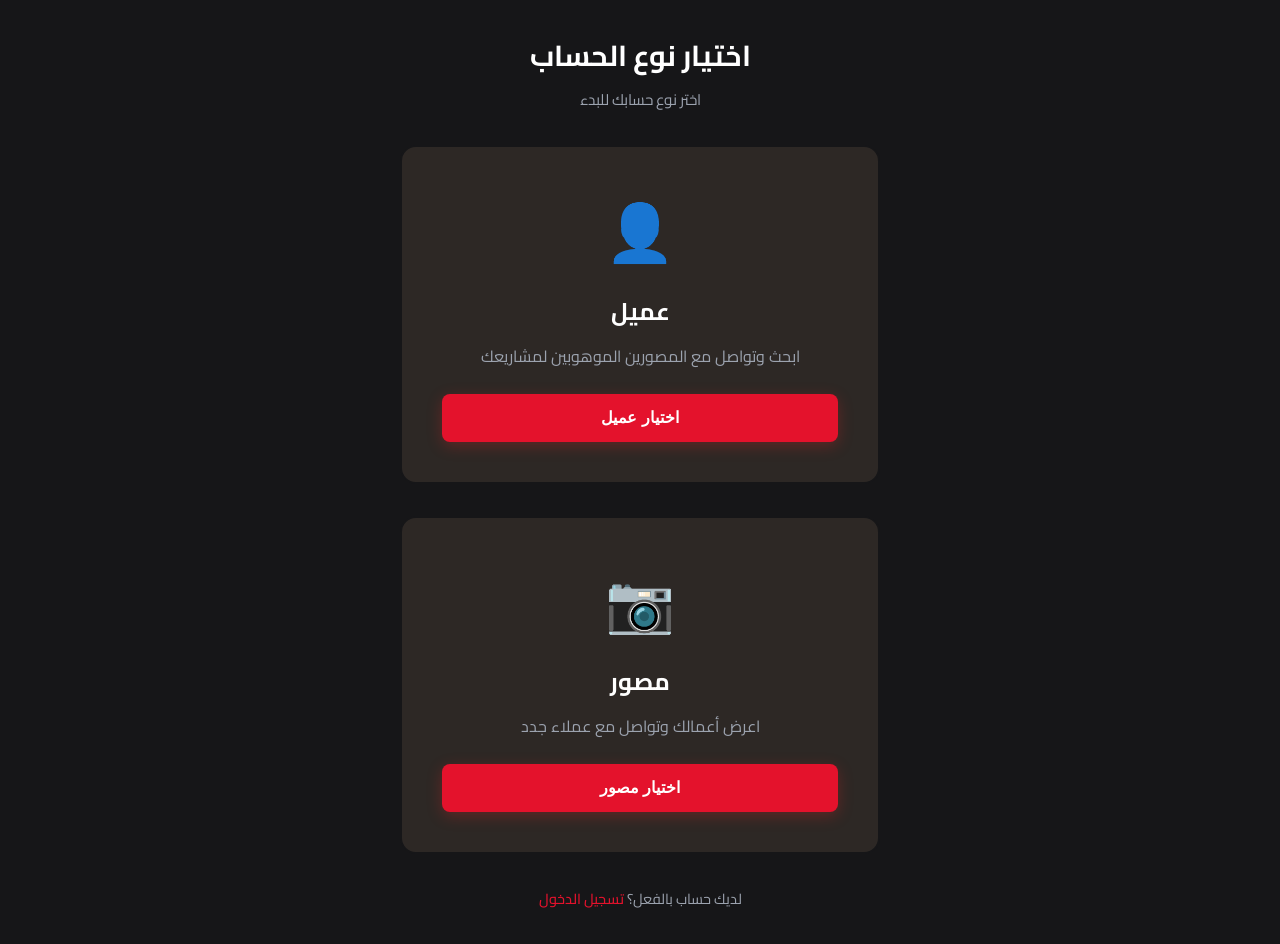
<file: account-type.html>
<!DOCTYPE html>
<html lang="ar" dir="rtl">
<head>
    <meta charset="UTF-8">
    <meta name="viewport" content="width=device-width, initial-scale=1.0">
    <title>اختيار نوع الحساب - فوتوهب</title>
    <link rel="stylesheet" href="css/style.css">
    <link rel="preconnect" href="https://fonts.googleapis.com">
    <link rel="preconnect" href="https://fonts.gstatic.com" crossorigin>
    <link href="https://fonts.googleapis.com/css2?family=Cairo:wght@300;400;500;600;700;800;900&display=swap" rel="stylesheet">
</head>
<body>
    <div class="auth-container">
        <div class="auth-card fade-in">
            <div class="card-header">
                <h2 class="card-title">اختيار نوع الحساب</h2>
                <p class="card-subtitle">اختر نوع حسابك للبدء</p>
            </div>

            <div class="choice-grid">
                <div class="choice-card" onclick="window.location.href='register-client.html'">
                    <div class="choice-icon">👤</div>
                    <h3 class="choice-title">عميل</h3>
                    <p class="choice-description">ابحث وتواصل مع المصورين الموهوبين لمشاريعك</p>
                    <button style="font-family: 'segoe UI', 'Traditional Arabic', sans-serif;" class="btn btn-primary btn-full">اختيار عميل</button>
                </div>

                <div class="choice-card" onclick="window.location.href='register-photographer.html'">
                    <div class="choice-icon">📷</div>
                    <h3 class="choice-title">مصور</h3>
                    <p class="choice-description">اعرض أعمالك وتواصل مع عملاء جدد</p>
                    <button  style="font-family: 'segoe UI', 'Traditional Arabic', sans-serif;" class="btn btn-primary btn-full">اختيار مصور</button>
                </div>
            </div>

            <div class="text-center mt-4">
                <p class="text-muted">
                    لديك حساب بالفعل؟ 
                    <a href="login.html" class="text-link">تسجيل الدخول</a>
                </p>
            </div>
        </div>
    </div>

    <script src="js/main.js"></script>
</body>
</html>
</file>
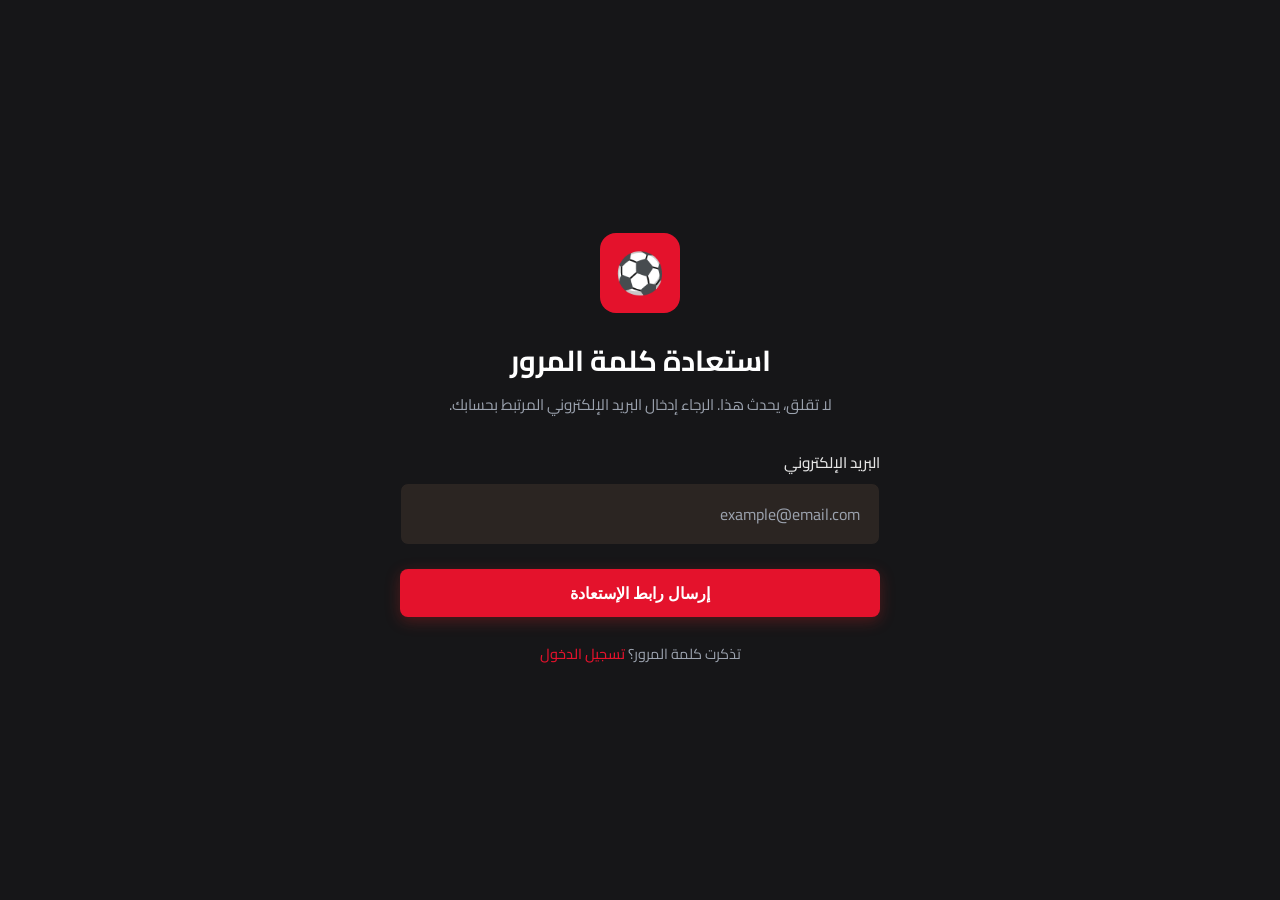
<file: forgot-password.html>
<!DOCTYPE html>
<html lang="ar" dir="rtl">
<head>
    <meta charset="UTF-8">
    <meta name="viewport" content="width=device-width, initial-scale=1.0">
    <title>استعادة كلمة المرور - فوتوهب</title>
    <link rel="stylesheet" href="css/style.css">
    <link rel="preconnect" href="https://fonts.googleapis.com">
    <link rel="preconnect" href="https://fonts.gstatic.com" crossorigin>
    <link href="https://fonts.googleapis.com/css2?family=Cairo:wght@300;400;500;600;700;800;900&display=swap" rel="stylesheet">
</head>
<body>
    <div class="auth-container">
        <div class="auth-card fade-in">
            <div class="card-header">
                <div class="card-icon">⚽</div>
                <h2 class="card-title">استعادة كلمة المرور</h2>
                <p class="card-subtitle">لا تقلق، يحدث هذا. الرجاء إدخال البريد الإلكتروني المرتبط بحسابك.</p>
            </div>

            <form id="forgotPasswordForm">
                <div class="form-group">
                    <label for="email" class="form-label">البريد الإلكتروني</label>
                    <input 
                        type="email" 
                        id="email" 
                        class="form-input" 
                        placeholder="example@email.com"
                        required
                    >
                </div>

                <button style="font-family: 'segoe UI', 'Traditional Arabic', sans-serif;" type="submit" class="btn btn-primary btn-full">إرسال رابط الإستعادة</button>
            </form>

            <div class="text-center mt-3">
                <p class="text-muted">
                    تذكرت كلمة المرور؟ 
                    <a href="login.html" class="text-link">تسجيل الدخول</a>
                </p>
            </div>
        </div>
    </div>

    <script src="js/main.js"></script>
</body>
</html>
</file>
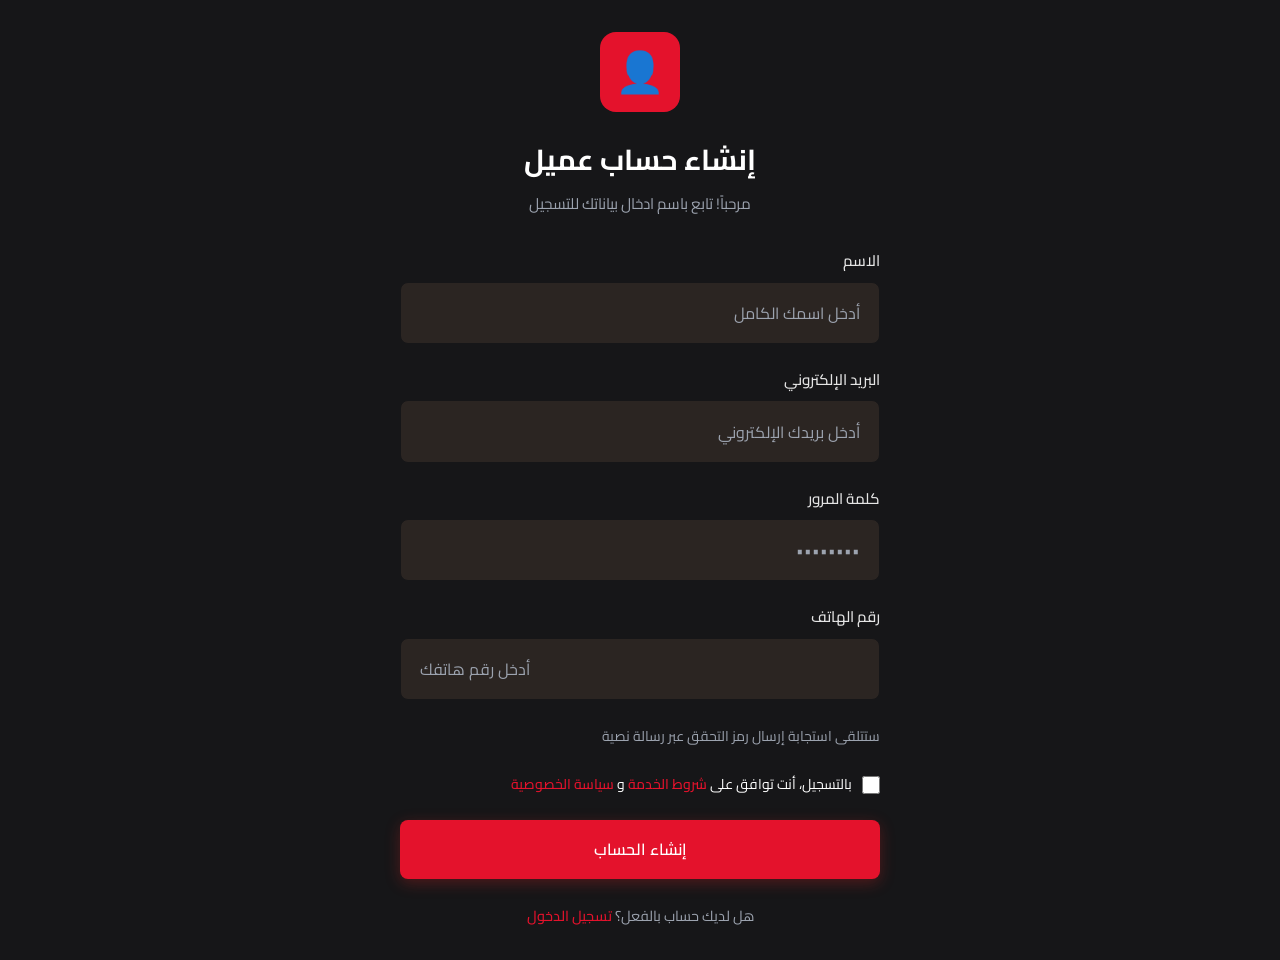
<file: register-client.html>
<!DOCTYPE html>
<html lang="ar" dir="rtl">
<head>
    <meta charset="UTF-8">
    <meta name="viewport" content="width=device-width, initial-scale=1.0">
    <title>إنشاء حساب عميل - فوتوهب</title>
    <link rel="stylesheet" href="css/style.css">
    <link rel="preconnect" href="https://fonts.googleapis.com">
    <link rel="preconnect" href="https://fonts.gstatic.com" crossorigin>
    <link href="https://fonts.googleapis.com/css2?family=Cairo:wght@300;400;500;600;700;800;900&display=swap" rel="stylesheet">
</head>
<body>
    <div class="auth-container">
        <div class="auth-card fade-in">
            <div class="card-header">
                <div class="card-icon">👤</div>
                <h2 class="card-title">إنشاء حساب عميل</h2>
                <p class="card-subtitle">مرحباً! تابع باسم ادخال بياناتك للتسجيل</p>
            </div>

            <form id="registerClientForm">
                <div class="form-group">
                    <label for="name" class="form-label">الاسم</label>
                    <input 
                        type="text" 
                        id="name" 
                        class="form-input" 
                        placeholder="أدخل اسمك الكامل"
                        required
                    >
                </div>

                <div class="form-group">
                    <label for="email" class="form-label">البريد الإلكتروني</label>
                    <input 
                        type="email" 
                        id="email" 
                        class="form-input" 
                        placeholder="أدخل بريدك الإلكتروني"
                        required
                    >
                </div>

                <div class="form-group">
                    <label for="password" class="form-label">كلمة المرور</label>
                    <input 
                        type="password" 
                        id="password" 
                        class="form-input" 
                        placeholder="••••••••"
                        required
                    >
                </div>

                <div class="form-group">
                    <label for="phone" class="form-label">رقم الهاتف</label>
                    <input 
                        type="tel" 
                        id="phone" 
                        class="form-input" 
                        placeholder="أدخل رقم هاتفك"
                        required
                    >
                </div>

                <p class="text-muted text-sm mt-2 mb-3">
                    ستتلقى استجابة إرسال رمز التحقق عبر رسالة نصية
                </p>
                <div class="form-group" style="margin-top: 24px;">
                        <label style="display: flex; align-items: center; gap: 10px; cursor: pointer;">
                            <input type="checkbox" required style="width: 18px; height: 18px; cursor: pointer;">
                            <span style="font-size: 14px;">
                                بالتسجيل، أنت توافق على 
                                <a href="terms.html" class="text-link">شروط الخدمة</a>
                                و
                                <a href="terms.html" class="text-link">سياسة الخصوصية</a>
                            </span>
                        </label>
                    </div>

                <button type="submit" class="btn btn-primary btn-full">إنشاء الحساب</button>
            </form>

            <div class="text-center mt-3">
                <p class="text-muted">
                    هل لديك حساب بالفعل؟ 
                    <a href="login.html" class="text-link">تسجيل الدخول</a>
                </p>
            </div>
        </div>
    </div>

    <script src="js/main.js"></script>
</body>
</html>
</file>
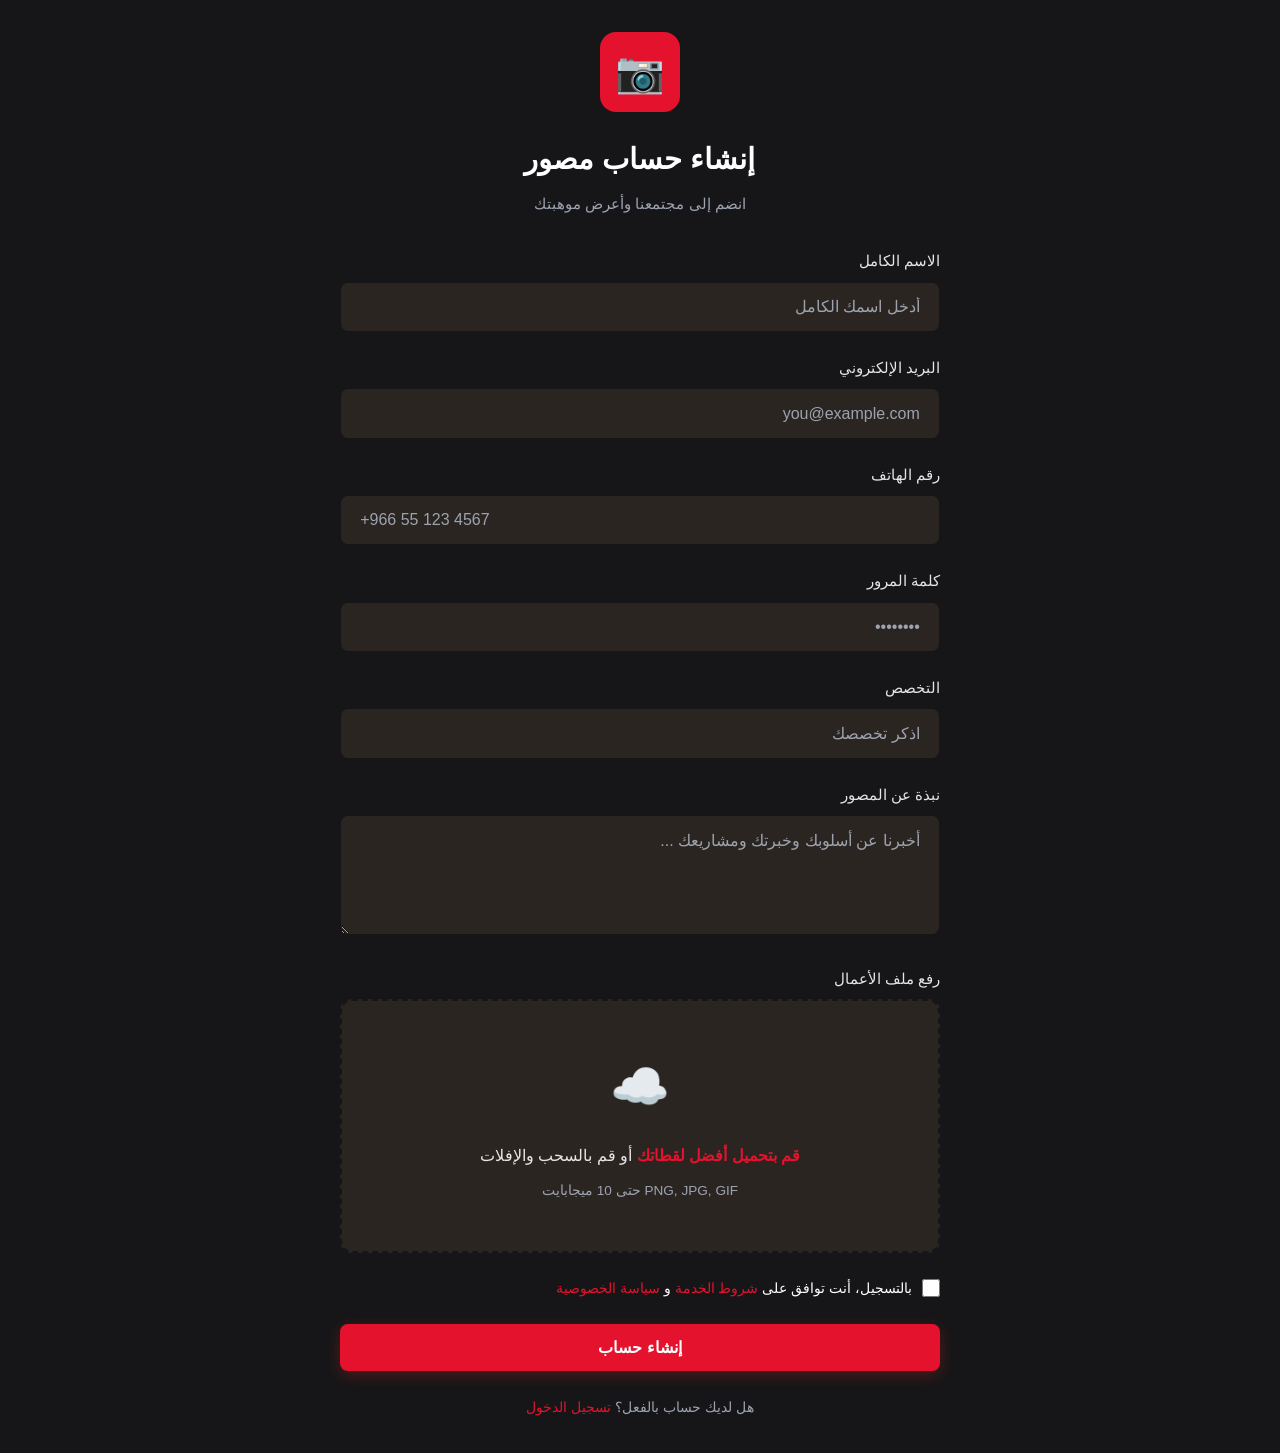
<file: register-photographer.html>
<!DOCTYPE html>
<html lang="ar" dir="rtl">
<head>
    <meta charset="UTF-8">
    <meta name="viewport" content="width=device-width, initial-scale=1.0">
    <title>إنشاء حساب مصور - فوتوهب</title>
    <link rel="stylesheet" href="css/style.css">
    <link rel="preconnect" href="https://fonts.googleapis.com">
    <link rel="preconnect" href="https://fonts.gstatic.com" crossorigin>
    <link href="https://fonts.googleapis.com/css2?family=Cairo:wght@300;400;500;600;700;800;900&display=swap" rel="stylesheet">
</head>
<body style="font-family: 'segoe UI', 'Traditional Arabic', sans-serif;">
    <div class="auth-container">
        <div class="auth-card fade-in" style="max-width: 600px;">
            <div class="card-header">
                <div class="card-icon">📷</div>
                <h2 class="card-title">إنشاء حساب مصور</h2>
                <p class="card-subtitle">انضم إلى مجتمعنا وأعرض موهبتك</p>
            </div>

            <form id="registerPhotographerForm">
                <div class="form-group">
                    <label for="fullname" class="form-label">الاسم الكامل</label>
                    <input style="font-family: 'segoe UI', 'Traditional Arabic', sans-serif;"
                        type="text" 
                        id="fullname" 
                        class="form-input" 
                        placeholder="أدخل اسمك الكامل"
                        required
                    >
                </div>

                <div class="form-group">
                    <label for="email" class="form-label">البريد الإلكتروني</label>
                    <input style="font-family: 'segoe UI', 'Traditional Arabic', sans-serif;"
                        type="email" 
                        id="email" 
                        class="form-input" 
                        placeholder="you@example.com"
                        required
                    >
                </div>

                <div class="form-group">
                    <label for="phone" class="form-label">رقم الهاتف</label>
                    <input style="font-family: 'segoe UI', 'Traditional Arabic', sans-serif;"
                        type="tel" 
                        id="phone" 
                        class="form-input" 
                        placeholder="+966 55 123 4567"
                        required
                    >
                </div>

                <div class="form-group">
                    <label for="password" class="form-label">كلمة المرور</label>
                    <input style="font-family: 'segoe UI', 'Traditional Arabic', sans-serif;"
                        type="password" 
                        id="password" 
                        class="form-input" 
                        placeholder="••••••••"
                        required
                    >
                </div>

                <div class="form-group">
                    <label for="specialty" class="form-label">التخصص</label>
                    <input style="font-family: 'segoe UI', 'Traditional Arabic', sans-serif;"
                        type="text" 
                        id="specialty" 
                        class="form-input" 
                        placeholder="اذكر تخصصك"
                        required
                    >
                </div>

                <div class="form-group">
                    <label for="bio" class="form-label">نبذة عن المصور</label>
                    <textarea style="font-family: 'segoe UI', 'Traditional Arabic', sans-serif;"
                        id="bio" 
                        class="form-textarea" 
                        placeholder="أخبرنا عن أسلوبك وخبرتك ومشاريعك ..."
                        required
                    ></textarea>
                </div>

                <div class="form-group">
                    <label class="form-label">رفع ملف الأعمال</label>
                    <div class="upload-area" id="uploadArea">
                        <div class="upload-icon">☁️</div>
                        <p class="upload-text">
                            <strong>قم بتحميل أفضل لقطاتك</strong> أو قم بالسحب والإفلات
                        </p>
                        <p class="upload-hint">PNG, JPG, GIF حتى 10 ميجابايت</p>
                        <input type="file" id="fileInput" style="display: none;" accept="image/*" multiple>
                    </div>
                </div>
                <div class="form-group" style="margin-top: 24px;">
                        <label style="display: flex; align-items: center; gap: 10px; cursor: pointer;">
                            <input type="checkbox" required style="width: 18px; height: 18px; cursor: pointer;">
                            <span style="font-size: 14px;">
                                بالتسجيل، أنت توافق على 
                                <a href="terms.html" class="text-link">شروط الخدمة</a>
                                و
                                <a href="terms.html" class="text-link">سياسة الخصوصية</a>
                            </span>
                        </label>
                    </div>

                <button style="font-family: 'segoe UI', 'Traditional Arabic', sans-serif;" type="submit" class="btn btn-primary btn-full">إنشاء حساب</button>
            </form>

            <div class="text-center mt-3">
                <p class="text-muted">
                    هل لديك حساب بالفعل؟ 
                    <a href="login.html" class="text-link">تسجيل الدخول</a>
                </p>
            </div>
        </div>
    </div>

    <script src="js/main.js"></script>
</body>
</html>
</file>
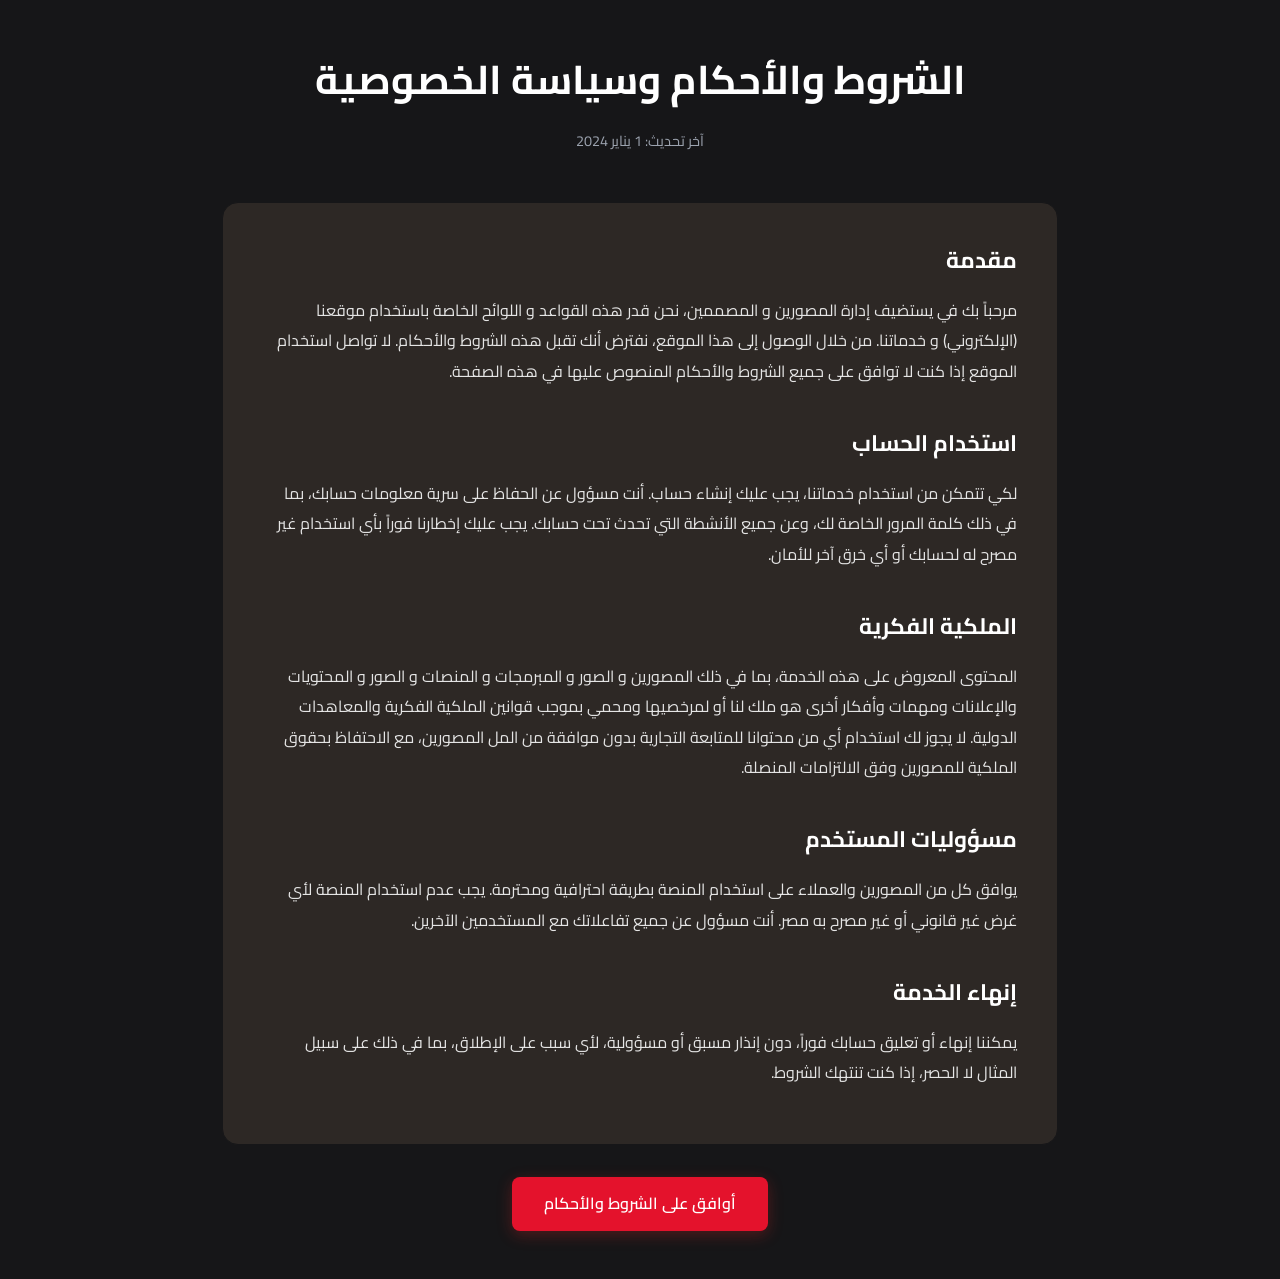
<file: terms.html>
<!DOCTYPE html>
<html lang="ar" dir="rtl">
<head>
    <meta charset="UTF-8">
    <meta name="viewport" content="width=device-width, initial-scale=1.0">
    <title>الشروط والأحكام - فوتوهب</title>
    <link rel="stylesheet" href="css/style.css">
    <link rel="preconnect" href="https://fonts.googleapis.com">
    <link rel="preconnect" href="https://fonts.gstatic.com" crossorigin>
    <link href="https://fonts.googleapis.com/css2?family=Cairo:wght@300;400;500;600;700;800;900&display=swap" rel="stylesheet">
</head>
<body>
    <div class="terms-container fade-in">
        <div class="terms-header">
            <h1> الشروط والأحكام وسياسة الخصوصية</h1>
            <p class="terms-date">آخر تحديث: 1 يناير 2024</p>
        </div>

        <div class="terms-content">
            <div class="terms-section">
                <h3>مقدمة</h3>
                <p>مرحباً بك في يستضيف إدارة المصورين و المصممين، نحن قدر هذه القواعد و اللوائح الخاصة باستخدام موقعنا (الإلكتروني) و خدماتنا. من خلال الوصول إلى هذا الموقع، نفترض أنك تقبل هذه الشروط والأحكام. لا تواصل استخدام الموقع إذا كنت لا توافق على جميع الشروط والأحكام المنصوص عليها في هذه الصفحة.</p>
            </div>

            <div class="terms-section">
                <h3>استخدام الحساب</h3>
                <p>لكي تتمكن من استخدام خدماتنا، يجب عليك إنشاء حساب. أنت مسؤول عن الحفاظ على سرية معلومات حسابك، بما في ذلك كلمة المرور الخاصة لك، وعن جميع الأنشطة التي تحدث تحت حسابك. يجب عليك إخطارنا فوراً بأي استخدام غير مصرح له لحسابك أو أي خرق آخر للأمان.</p>
            </div>

            <div class="terms-section">
                <h3>الملكية الفكرية</h3>
                <p>المحتوى المعروض على هذه الخدمة، بما في ذلك المصورين و الصور و المبرمجات و المنصات و الصور و المحتويات والإعلانات ومهمات وأفكار أخرى هو ملك لنا أو لمرخصيها ومحمي بموجب قوانين الملكية الفكرية والمعاهدات الدولية. لا يجوز لك استخدام أي من محتوانا للمتابعة التجارية بدون موافقة من المل المصورين، مع الاحتفاظ بحقوق الملكية للمصورين وفق الالتزامات المنصلة.</p>
            </div>

            <div class="terms-section">
                <h3>مسؤوليات المستخدم</h3>
                <p>يوافق كل من المصورين والعملاء على استخدام المنصة بطريقة احترافية ومحترمة. يجب عدم استخدام المنصة لأي غرض غير قانوني أو غير مصرح به مصر. أنت مسؤول عن جميع تفاعلاتك مع المستخدمين الآخرين.</p>
            </div>

            <div class="terms-section">
                <h3>إنهاء الخدمة</h3>
                <p>يمكننا إنهاء أو تعليق حسابك فوراً، دون إنذار مسبق أو مسؤولية، لأي سبب على الإطلاق، بما في ذلك على سبيل المثال لا الحصر، إذا كنت تنتهك الشروط.</p>
            </div>
        </div>

        <div class="terms-footer">
            <a href="account-type.html" class="btn btn-primary">أوافق على الشروط والأحكام</a>
        </div>
    </div>

    <script src="js/main.js"></script>
</body>
</html>
</file>
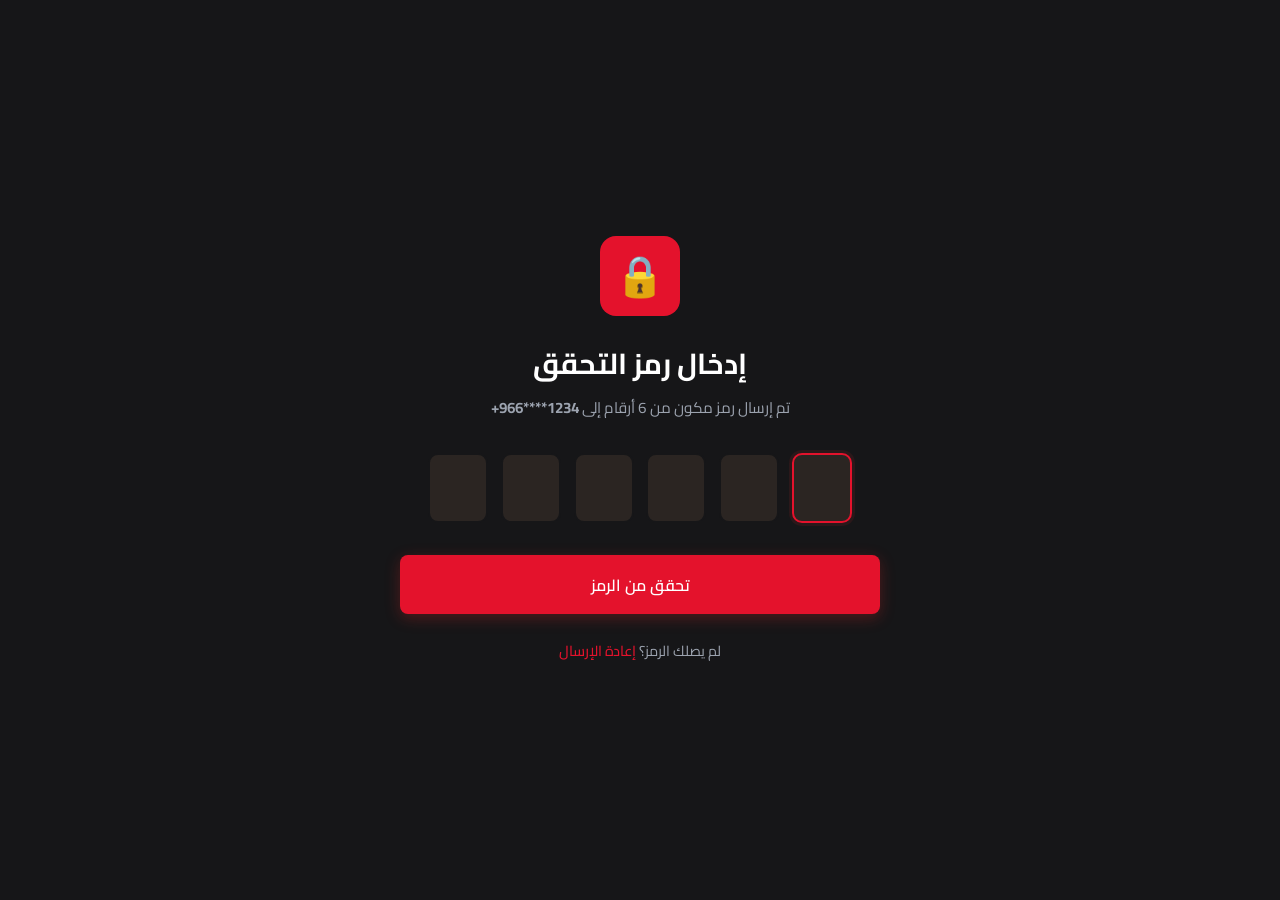
<file: verify-code.html>
<!DOCTYPE html>
<html lang="ar" dir="rtl">
<head>
    <meta charset="UTF-8">
    <meta name="viewport" content="width=device-width, initial-scale=1.0">
    <title>إدخال رمز التحقق - فوتوهب</title>
    <link rel="stylesheet" href="css/style.css">
    <link rel="preconnect" href="https://fonts.googleapis.com">
    <link rel="preconnect" href="https://fonts.gstatic.com" crossorigin>
    <link href="https://fonts.googleapis.com/css2?family=Cairo:wght@300;400;500;600;700;800;900&display=swap" rel="stylesheet">
</head>
<body>
    <div class="auth-container">
        <div class="auth-card fade-in">
            <div class="card-header">
                <div class="card-icon">🔒</div>
                <h2 class="card-title">إدخال رمز التحقق</h2>
                <p class="card-subtitle">تم إرسال رمز مكون من 6 أرقام إلى <strong>1234****966+</strong></p>
            </div>

            <form id="verifyCodeForm">
                <div class="code-inputs">
                    <input type="text" class="code-input" maxlength="1" pattern="[0-9]" inputmode="numeric" id="code1">
                    <input type="text" class="code-input" maxlength="1" pattern="[0-9]" inputmode="numeric" id="code2">
                    <input type="text" class="code-input" maxlength="1" pattern="[0-9]" inputmode="numeric" id="code3">
                    <input type="text" class="code-input" maxlength="1" pattern="[0-9]" inputmode="numeric" id="code4">
                    <input type="text" class="code-input" maxlength="1" pattern="[0-9]" inputmode="numeric" id="code5">
                    <input type="text" class="code-input" maxlength="1" pattern="[0-9]" inputmode="numeric" id="code6">
                </div>

                <button type="submit" class="btn btn-primary btn-full">تحقق من الرمز</button>
            </form>

            <div class="text-center mt-3">
                <p class="text-muted">
                    لم يصلك الرمز؟ 
                    <a href="#" class="text-link" id="resendCode">إعادة الإرسال</a>
                </p>
            </div>
        </div>
    </div>

    <script src="js/main.js"></script>
</body>
</html>
</file>
<file: css/style.css>
/* ===================================
   Global Styles - فوتوهب
   =================================== */

:root {
    --primary-color: #E4122C;
    --primary-hover: #b91c1c;
    --bg-dark: #1c1410;
    --bg-secondary: #2b2522;
    --bg-card: #2d2825;
    --text-primary: #ffffff;
    --text-secondary: #e5e5e5;
    --text-muted: #9ca3af;
    --border-color: #161618;
    --input-bg: #2b2522;
    --shadow-lg: 0 10px 40px rgba(0, 0, 0, 0.4);
    --shadow-md: 0 4px 20px rgba(0, 0, 0, 0.3);
}

* {
    margin: 0;
    padding: 0;
    box-sizing: border-box;
}

body {
    font-family: 'Cairo', 'Segoe UI', Tahoma, Geneva, Verdana, sans-serif;
    background: linear-gradient(135deg, var(--border-color) 100%, #261d19 100%);
    color: var(--text-primary);
    direction: rtl;
    text-align: right;
    min-height: 100vh;
    line-height: 1.6;
}

/* ===================================
   Typography
   =================================== */

h1, h2, h3, h4, h5, h6 {
    font-weight: 700;
    margin-bottom: 1rem;
}

h1 {
    font-size: 2.5rem;
}

h2 {
    font-size: 2rem;
}

h3 {
    font-size: 1.5rem;
}

p {
    line-height: 1.8;
    color: var(--text-secondary);
}

/* ===================================
   Navigation
   =================================== */

.navbar {
    background: rgba(28, 20, 16, 0.95);
    backdrop-filter: blur(10px);
    padding: 1rem 0;
    position: sticky;
    top: 0;
    z-index: 1000;
    box-shadow: 0 2px 10px rgba(0, 0, 0, 0.3);
}

.navbar .container {
    display: flex;
    justify-content: space-between;
    align-items: center;
    max-width: 1200px;
    margin: 0 auto;
    padding: 0 2rem;
}

.navbar .logo {
    font-size: 1.8rem;
    font-weight: 700;
    color: var(--text-primary);
    text-decoration: none;
    display: flex;
    align-items: center;
    gap: 0.5rem;
}

.navbar .logo .icon {
    width: 40px;
    height: 40px;
    background: var(--primary-color);
    border-radius: 8px;
    display: flex;
    align-items: center;
    justify-content: center;
    font-size: 1.3rem;
}

.navbar .nav-links {
    display: flex;
    gap: 2rem;
    list-style: none;
    align-items: center;
}

.navbar .nav-links a {
    color: var(--text-secondary);
    text-decoration: none;
    font-weight: 500;
    transition: color 0.3s ease;
    font-size: 1rem;
}

.navbar .nav-links a:hover {
    color: var(--primary-color);
}

/* ===================================
   Buttons
   =================================== */

.btn {
    padding: 0.9rem 2rem;
    font-size: 1rem;
    font-weight: 600;
    border: none;
    border-radius: 8px;
    cursor: pointer;
    transition: all 0.3s ease;
    text-decoration: none;
    display: inline-block;
    text-align: center;
    font-family: 'Cairo', sans-serif;
}

.btn-primary {
    background: var(--primary-color);
    color: var(--text-primary);
    box-shadow: 0 4px 15px rgba(220, 38, 38, 0.3);
}

.btn-primary:hover {
    background: var(--primary-hover);
    transform: translateY(-2px);
    box-shadow: 0 6px 20px rgba(220, 38, 38, 0.4);
}

.btn-primary:active {
    transform: translateY(0);
}

.btn-secondary {
    background: var(--bg-secondary);
    color: var(--text-primary);
    border: 1px solid var(--border-color);
}

.btn-secondary:hover {
    background: var(--bg-card);
    border-color: var(--primary-color);
}

.btn-full {
    width: 100%;
}

/* ===================================
   Forms
   =================================== */

.form-group {
    margin-bottom: 1.5rem;
}

.form-label {
    display: block;
    margin-bottom: 0.5rem;
    font-weight: 500;
    color: var(--text-secondary);
    font-size: 0.95rem;
}

.form-input,
.form-textarea,
.form-select {
    width: 100%;
    padding: 0.95rem 1.2rem;
    background: var(--input-bg);
    border: 1px solid var(--border-color);
    border-radius: 8px;
    color: var(--text-primary);
    font-size: 1rem;
    font-family: 'Cairo', sans-serif;
    transition: all 0.3s ease;
}

.form-input:focus,
.form-textarea:focus,
.form-select:focus {
    outline: none;
    border-color: var(--primary-color);
    box-shadow: 0 0 0 3px rgba(220, 38, 38, 0.1);
}

.form-input::placeholder,
.form-textarea::placeholder {
    color: var(--text-muted);
}

.form-textarea {
    resize: vertical;
    min-height: 120px;
}

.form-checkbox {
    display: flex;
    align-items: center;
    gap: 0.5rem;
    margin-top: 1rem;
}

.form-checkbox input {
    width: 18px;
    height: 18px;
    cursor: pointer;
}

.form-checkbox label {
    color: var(--text-secondary);
    cursor: pointer;
    font-size: 0.95rem;
}

/* ===================================
   Cards
   =================================== */

.card {
    background: var(--bg-card);
    border-radius: 16px;
    padding: 2.5rem;
    box-shadow: var(--shadow-md);
    border: 1px solid var(--border-color);
}

.card-header {
    text-align: center;
    margin-bottom: 2rem;
}

.card-icon {
    width: 80px;
    height: 80px;
    background: var(--primary-color);
    border-radius: 16px;
    display: flex;
    align-items: center;
    justify-content: center;
    margin: 0 auto 1.5rem;
    font-size: 2.5rem;
}

.card-title {
    font-size: 1.8rem;
    margin-bottom: 0.5rem;
    color: var(--text-primary);
}

.card-subtitle {
    color: var(--text-muted);
    font-size: 0.95rem;
}

/* ===================================
   Container & Layout
   =================================== */

.container {
    max-width: 1200px;
    margin: 0 auto;
    padding: 0 2rem;
}

.auth-container {
    min-height: 100vh;
    display: flex;
    align-items: center;
    justify-content: center;
    padding: 2rem;
}

.auth-card {
    max-width: 480px;
    width: 100%;
}

/* ===================================
   Hero Section
   =================================== */

.hero {
    position: relative;
    min-height: 600px;
    display: flex;
    align-items: center;
    justify-content: center;
    overflow: hidden;
    border-radius: 16px;
    margin: 2rem 0;
}

.hero-image {
    position: absolute;
    top: 0;
    left: 0;
    width: 100%;
    height: 100%;
    object-fit: cover;
    opacity: 0.6;
}

.hero-overlay {
    position: absolute;
    top: 0;
    left: 0;
    width: 100%;
    height: 100%;
    background: linear-gradient(135deg, rgba(28, 20, 16, 0.9) 0%, rgba(38, 29, 25, 0.8) 100%);
}

.hero-content {
    position: relative;
    z-index: 2;
    text-align: center;
    max-width: 700px;
    padding: 2rem;
}

.hero-title {
    font-size: 3rem;
    margin-bottom: 1rem;
    text-shadow: 2px 2px 4px rgba(0, 0, 0, 0.5);
}

.hero-subtitle {
    font-size: 1.2rem;
    color: var(--text-secondary);
    margin-bottom: 2rem;
    line-height: 1.8;
}

/* ===================================
   Features Section
   =================================== */

.features {
    padding: 4rem 0;
}

.features-grid {
    display: grid;
    grid-template-columns: repeat(auto-fit, minmax(300px, 1fr));
    gap: 2rem;
    margin-top: 3rem;
}

.feature-card {
    background: var(--bg-card);
    padding: 2rem;
    border-radius: 12px;
    border: 1px solid var(--border-color);
    text-align: center;
    transition: transform 0.3s ease, box-shadow 0.3s ease;
}

.feature-card:hover {
    transform: translateY(-5px);
    box-shadow: var(--shadow-lg);
}

.feature-icon {
    font-size: 3rem;
    color: var(--primary-color);
    margin-bottom: 1rem;
}

.feature-title {
    font-size: 1.3rem;
    margin-bottom: 0.8rem;
}

.feature-description {
    color: var(--text-muted);
    line-height: 1.7;
}

/* ===================================
   Team Section
   =================================== */

.team {
    padding: 4rem 0;
    text-align: center;
}

.team-grid {
    display: grid;
    grid-template-columns: repeat(auto-fit, minmax(250px, 1fr));
    gap: 2rem;
    margin-top: 3rem;
}

.team-member {
    text-align: center;
}

.team-avatar {
    width: 180px;
    height: 180px;
    border-radius: 50%;
    margin: 0 auto 1rem;
    object-fit: cover;
    border: 4px solid var(--primary-color);
}

.team-name {
    font-size: 1.3rem;
    margin-bottom: 0.3rem;
}

.team-role {
    color: var(--text-muted);
    font-size: 0.95rem;
}

/* ===================================
   Links & Text Links
   =================================== */

.text-link {
    color: var(--primary-color);
    text-decoration: none;
    font-weight: 500;
    transition: color 0.3s ease;
}

.text-link:hover {
    color: var(--primary-hover);
    text-decoration: underline;
}

.text-center {
    text-align: center;
}

.text-muted {
    color: var(--text-muted);
    font-size: 0.9rem;
}

/* ===================================
   File Upload Area
   =================================== */

.upload-area {
    border: 2px dashed var(--border-color);
    border-radius: 12px;
    padding: 3rem 2rem;
    text-align: center;
    background: var(--input-bg);
    cursor: pointer;
    transition: all 0.3s ease;
}

.upload-area:hover {
    border-color: var(--primary-color);
    background: rgba(220, 38, 38, 0.05);
}

.upload-icon {
    font-size: 3rem;
    color: var(--text-muted);
    margin-bottom: 1rem;
}

.upload-text {
    color: var(--text-secondary);
    margin-bottom: 0.5rem;
}

.upload-text strong {
    color: var(--primary-color);
}

.upload-hint {
    color: var(--text-muted);
    font-size: 0.85rem;
}

/* ===================================
   Verification Code Input
   =================================== */

.code-inputs {
    display: flex;
    gap: 0.8rem;
    justify-content: center;
    margin: 2rem 0;
}

.code-input {
    width: 60px;
    height: 70px;
    font-size: 1.8rem;
    text-align: center;
    background: var(--input-bg);
    border: 2px solid var(--border-color);
    border-radius: 10px;
    color: var(--text-primary);
    font-weight: 600;
    transition: all 0.3s ease;
}

.code-input:focus {
    outline: none;
    border-color: var(--primary-color);
    box-shadow: 0 0 0 3px rgba(220, 38, 38, 0.1);
}

/* ===================================
   Choice Cards (Account Type)
   =================================== */

.choice-grid {
    display: grid;
    grid-template-columns: repeat(auto-fit, minmax(250px, 1fr));
    gap: 2rem;
    margin-top: 2rem;
}

.choice-card {
    background: var(--bg-card);
    border: 2px solid var(--border-color);
    border-radius: 16px;
    padding: 2.5rem;
    text-align: center;
    cursor: pointer;
    transition: all 0.3s ease;
}

.choice-card:hover {
    border-color: var(--primary-color);
    transform: translateY(-5px);
    box-shadow: 0 8px 25px rgba(220, 38, 38, 0.2);
}

.choice-icon {
    font-size: 3.5rem;
    color: var(--primary-color);
    margin-bottom: 1rem;
}

.choice-title {
    font-size: 1.5rem;
    margin-bottom: 0.8rem;
}

.choice-description {
    color: var(--text-muted);
    margin-bottom: 1.5rem;
    line-height: 1.6;
}

/* ===================================
   404 Error Page
   =================================== */

.error-container {
    min-height: 100vh;
    display: flex;
    align-items: center;
    justify-content: center;
    text-align: center;
    padding: 2rem;
}

.error-code {
    font-size: 8rem;
    font-weight: 900;
    color: var(--text-primary);
    line-height: 1;
    margin-bottom: 1rem;
}

.error-title {
    font-size: 1.8rem;
    margin-bottom: 0.8rem;
}

.error-description {
    color: var(--text-muted);
    margin-bottom: 2rem;
    max-width: 500px;
    margin-left: auto;
    margin-right: auto;
}

.error-actions {
    display: flex;
    gap: 1rem;
    justify-content: center;
    flex-wrap: wrap;
}

/* ===================================
   Terms & Conditions
   =================================== */

.terms-container {
    max-width: 900px;
    margin: 0 auto;
    padding: 3rem 2rem;
}

.terms-header {
    text-align: center;
    margin-bottom: 3rem;
}

.terms-date {
    color: var(--text-muted);
    font-size: 0.9rem;
    margin-top: 0.5rem;
}

.terms-content {
    background: var(--bg-card);
    padding: 2.5rem;
    border-radius: 16px;
    border: 1px solid var(--border-color);
    margin-bottom: 2rem;
}

.terms-section {
    margin-bottom: 2.5rem;
}

.terms-section:last-child {
    margin-bottom: 0;
}

.terms-section h3 {
    font-size: 1.4rem;
    margin-bottom: 1rem;
    color: var(--text-primary);
}

.terms-section p {
    line-height: 1.9;
    margin-bottom: 1rem;
}

.terms-footer {
    text-align: center;
}

/* ===================================
   Responsive Design
   =================================== */

@media (max-width: 768px) {
    .navbar .nav-links {
        gap: 1rem;
        font-size: 0.9rem;
    }

    .hero-title {
        font-size: 2rem;
    }

    .hero-subtitle {
        font-size: 1rem;
    }

    .card {
        padding: 1.5rem;
    }

    .auth-container {
        padding: 1rem;
    }

    .code-inputs {
        gap: 0.5rem;
    }

    .code-input {
        width: 45px;
        height: 55px;
        font-size: 1.4rem;
    }

    .error-code {
        font-size: 5rem;
    }

    h1 {
        font-size: 1.8rem;
    }

    h2 {
        font-size: 1.5rem;
    }

    .features-grid,
    .team-grid,
    .choice-grid {
        grid-template-columns: 1fr;
    }

    .terms-content {
        padding: 1.5rem;
    }
}

/* ===================================
   Utility Classes
   =================================== */

.mt-1 { margin-top: 0.5rem; }
.mt-2 { margin-top: 1rem; }
.mt-3 { margin-top: 1.5rem; }
.mt-4 { margin-top: 2rem; }

.mb-1 { margin-bottom: 0.5rem; }
.mb-2 { margin-bottom: 1rem; }
.mb-3 { margin-bottom: 1.5rem; }
.mb-4 { margin-bottom: 2rem; }

.text-sm { font-size: 0.875rem; }
.text-lg { font-size: 1.125rem; }
.text-xl { font-size: 1.25rem; }

.font-bold { font-weight: 700; }
.font-semibold { font-weight: 600; }

.hidden { display: none; }

/* ===================================
   Animations
   =================================== */

@keyframes fadeIn {
    from {
        opacity: 0;
        transform: translateY(20px);
    }
    to {
        opacity: 1;
        transform: translateY(0);
    }
}

.fade-in {
    animation: fadeIn 0.5s ease-out;
}
</file>
